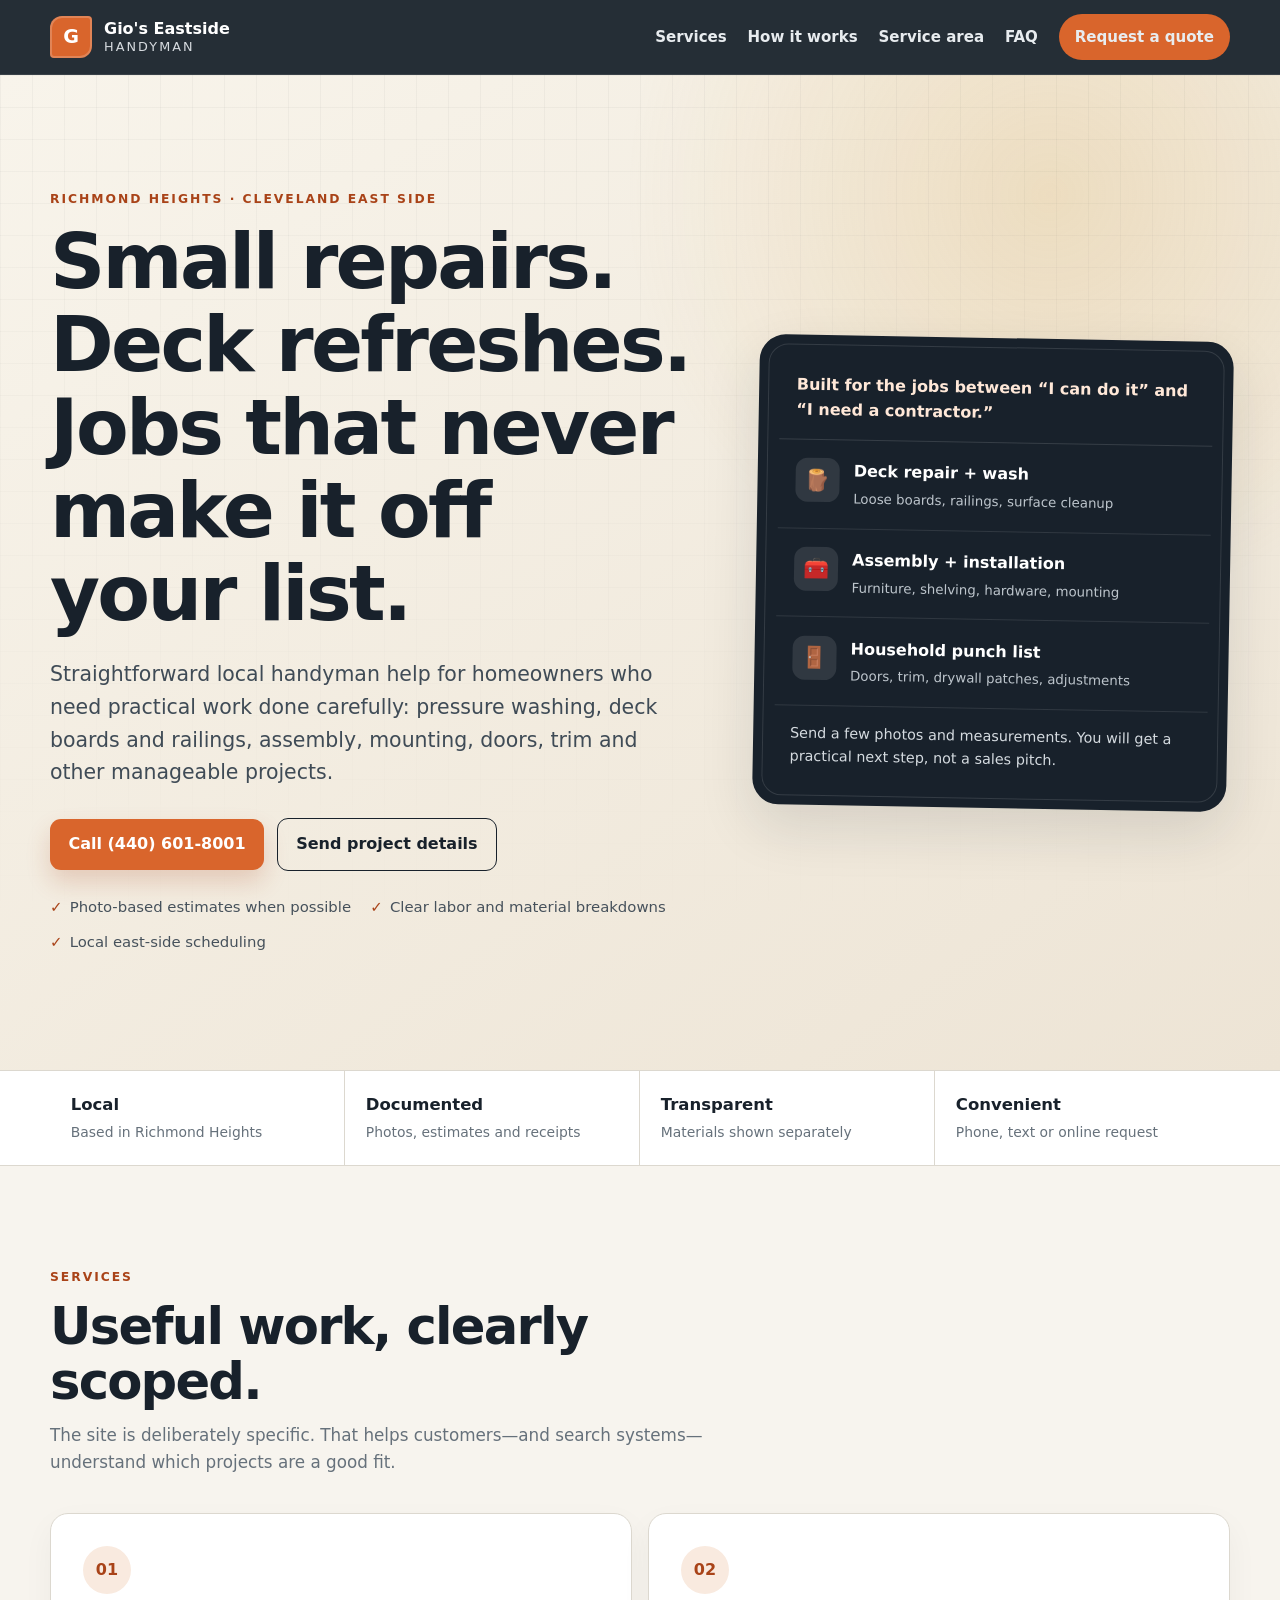
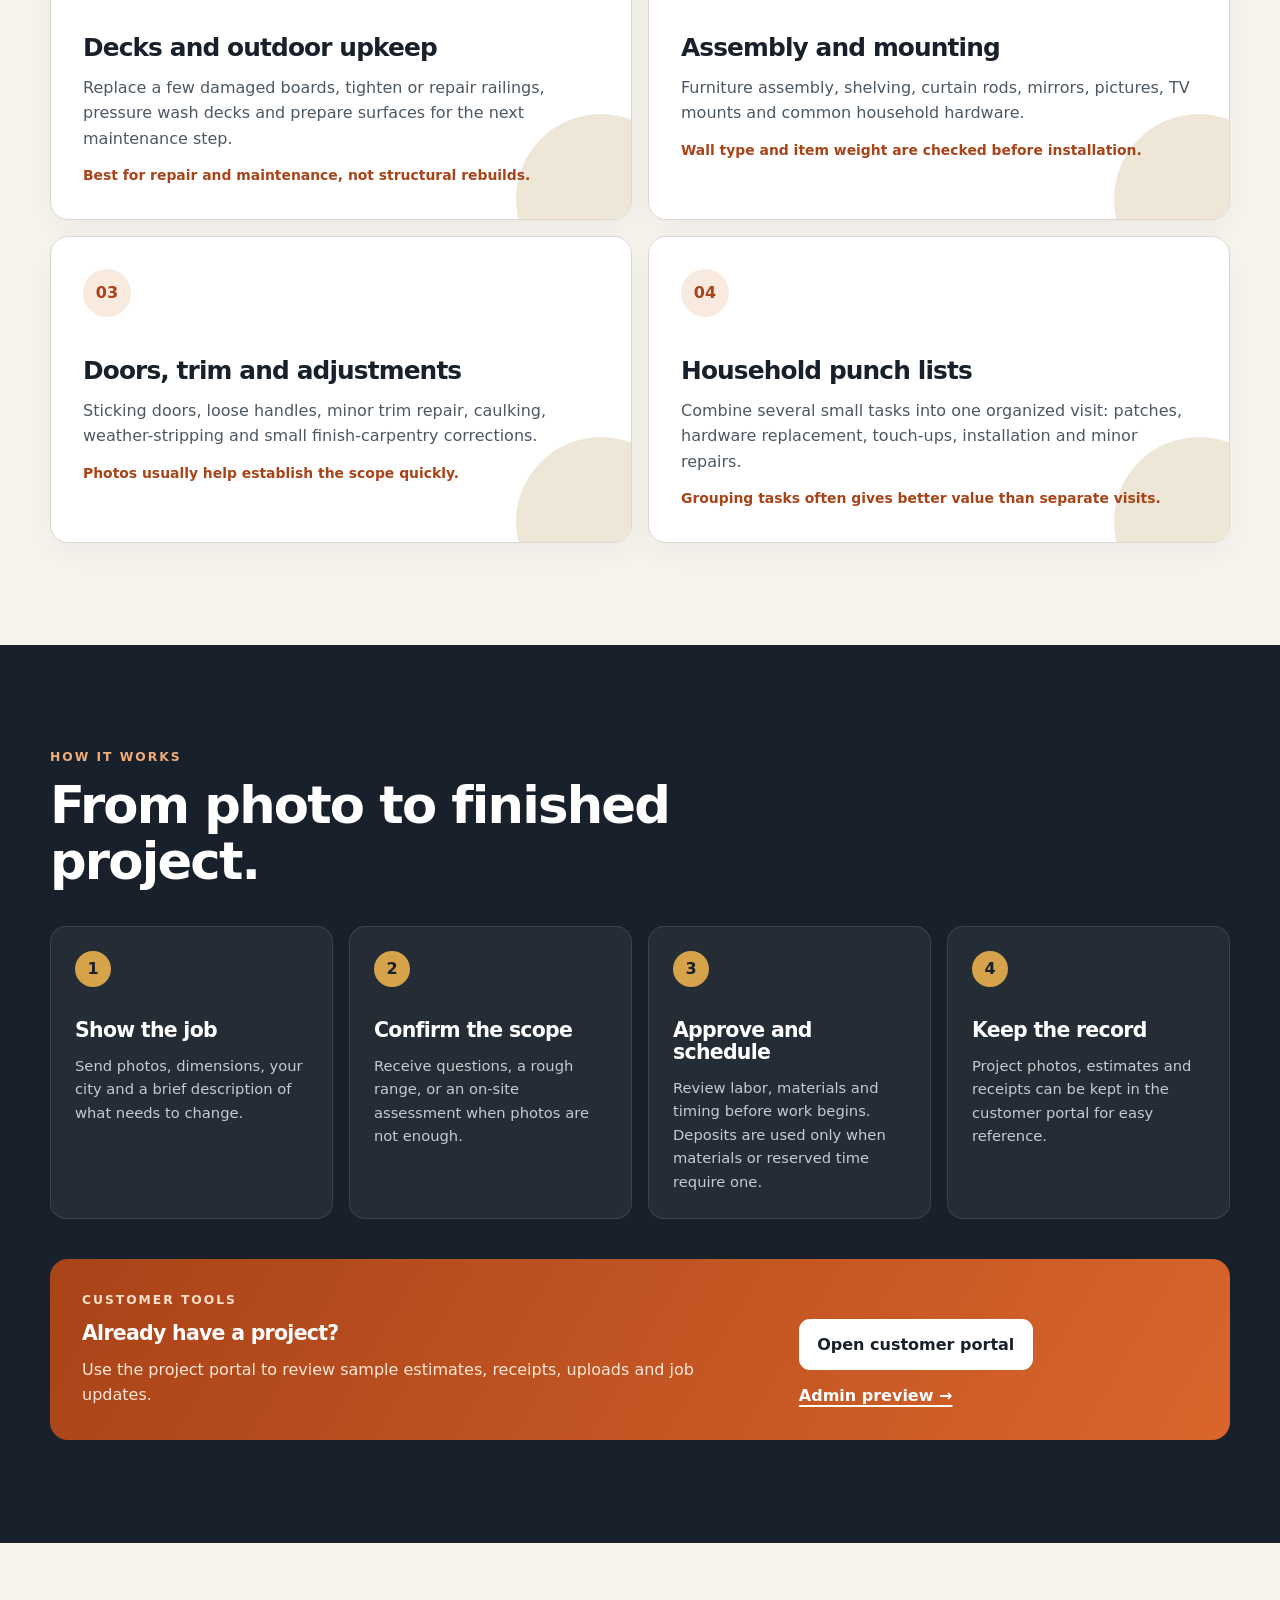
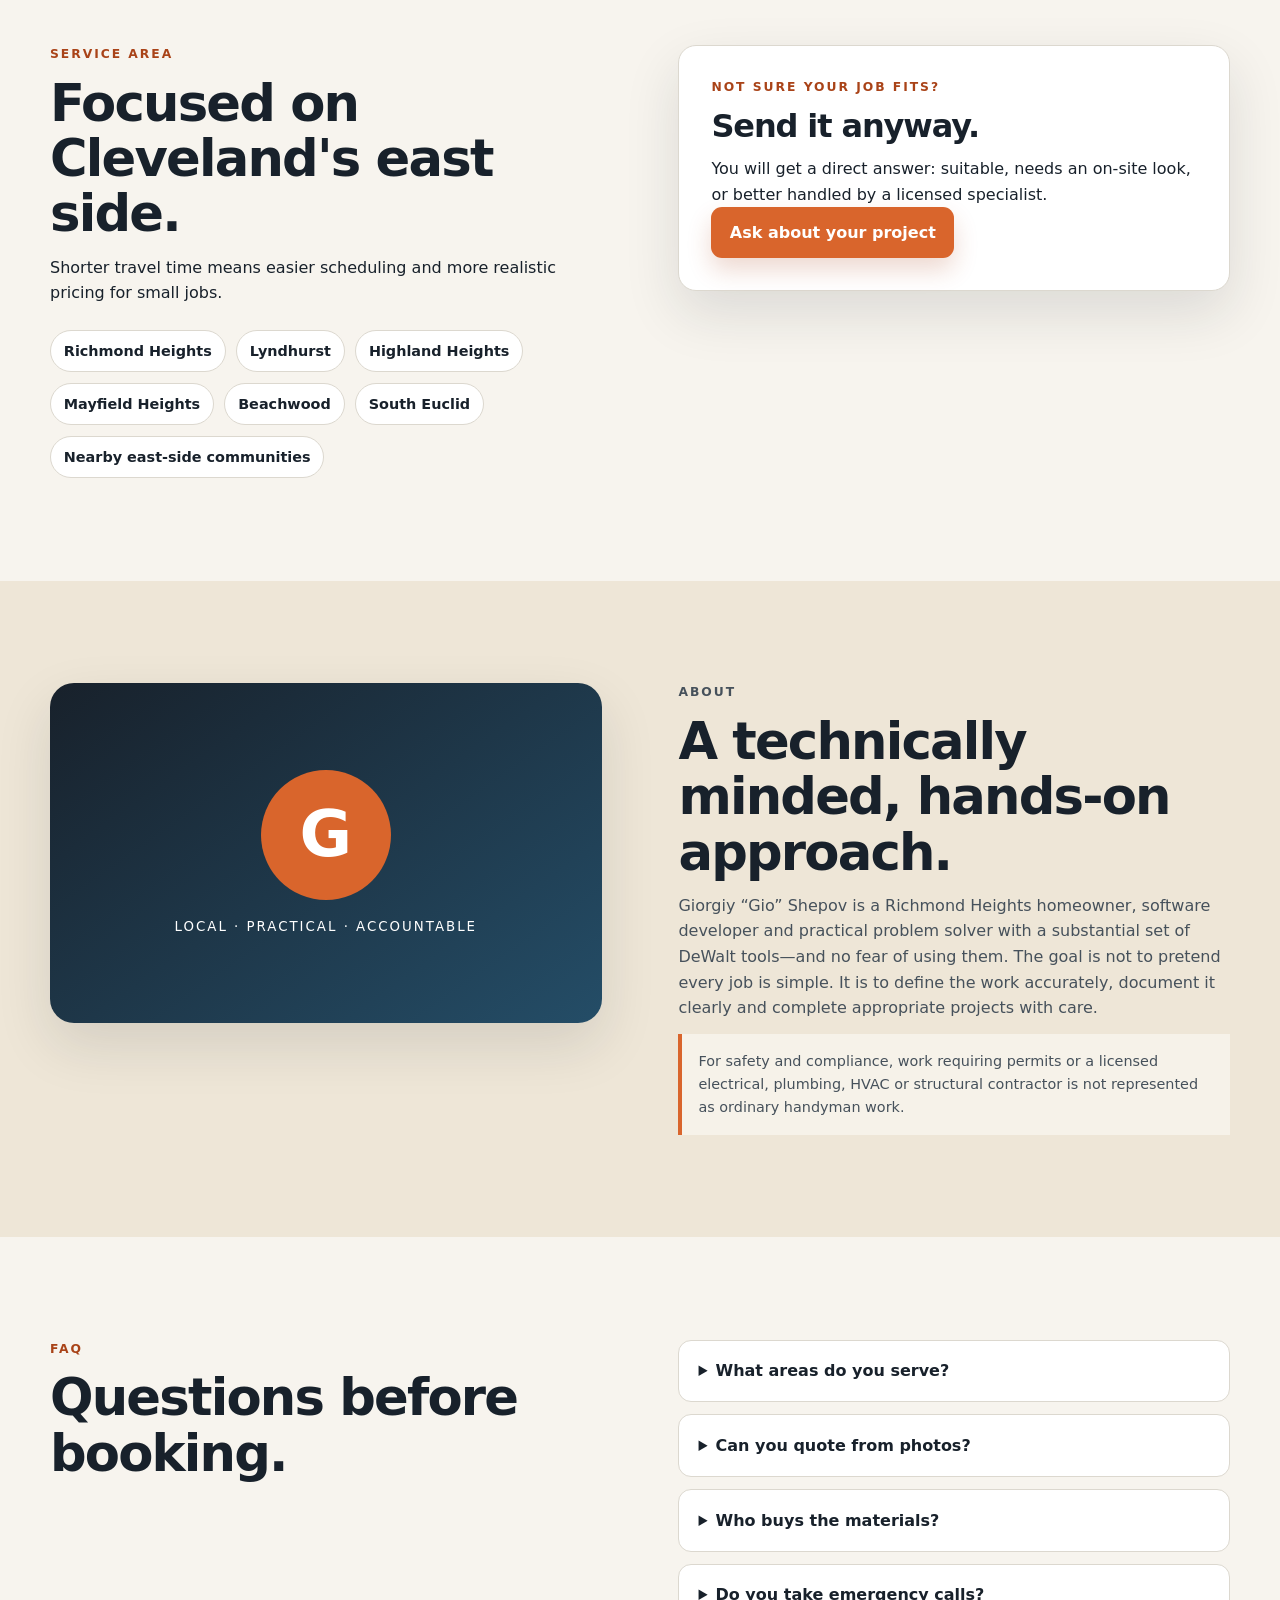
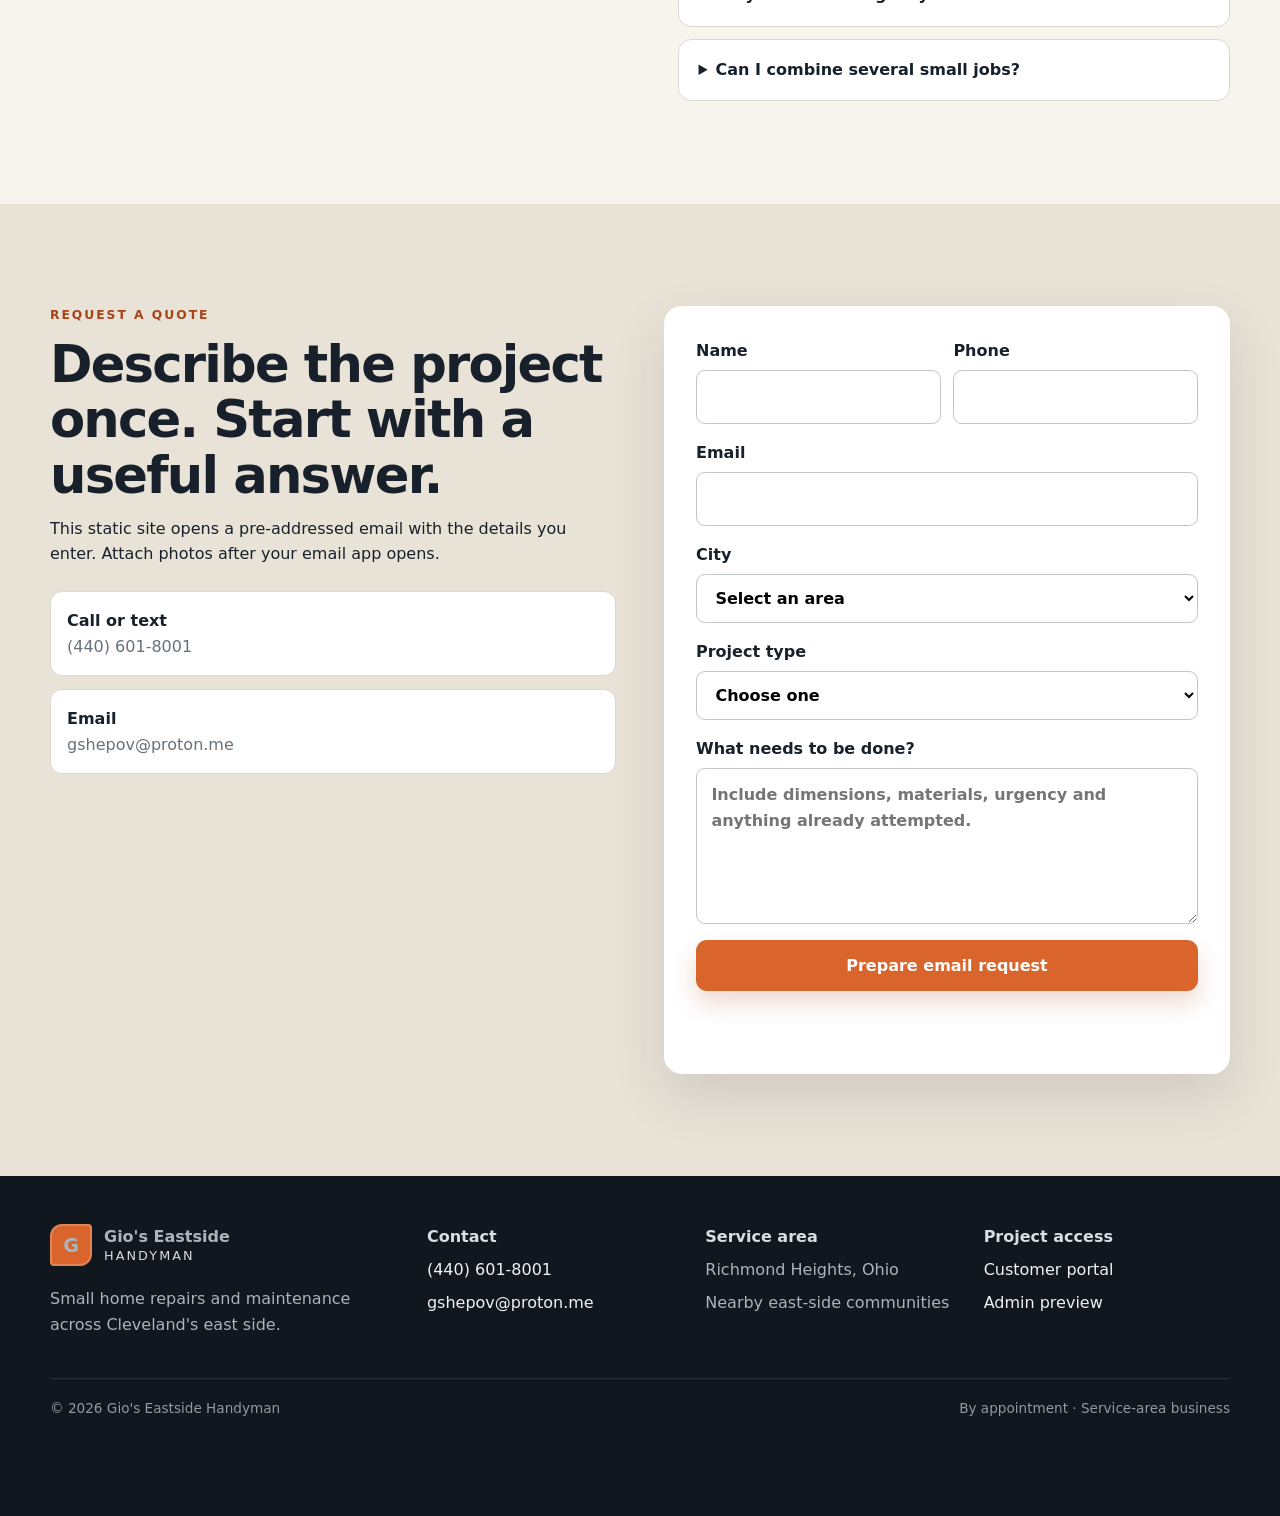
<file: index.html>
<!doctype html>
<html lang="en">
<head>
  <meta charset="utf-8" />
  <meta name="viewport" content="width=device-width, initial-scale=1" />
  <title>Handyman in Richmond Heights & Cleveland East Side | Gio's Eastside Handyman</title>
  <meta name="description" content="Local handyman help for deck repairs, pressure washing, furniture assembly, mounting, trim, doors and small home projects in Richmond Heights, Lyndhurst and Cleveland's east side." />
  <meta name="theme-color" content="#18212b" />
  <meta name="robots" content="index,follow,max-image-preview:large" />
  <link rel="canonical" href="https://george-shepov.github.io/Handyman/" />
  <!-- <link rel="manifest" href="./manifest.webmanifest" /> -->
  <link rel="stylesheet" href="./styles.css" />
  <meta property="og:type" content="website" />
  <meta property="og:title" content="Gio's Eastside Handyman" />
  <meta property="og:description" content="Practical help for decks, pressure washing, assembly, mounting and small repairs across Cleveland's east side." />
  <meta property="og:url" content="https://george-shepov.github.io/Handyman/" />
  <meta property="og:locale" content="en_US" />
  <meta name="twitter:card" content="summary" />
  <script type="application/ld+json">
  {
    "@context": "https://schema.org",
    "@graph": [
      {
        "@type": "HomeAndConstructionBusiness",
        "@id": "https://george-shepov.github.io/Handyman/#business",
        "name": "Gio's Eastside Handyman",
        "url": "https://george-shepov.github.io/Handyman/",
        "telephone": "+1-440-601-8001",
        "email": "gshepov@proton.me",
        "priceRange": "$$",
        "description": "Local handyman services for deck maintenance, pressure washing, furniture assembly, mounting, trim, doors and other small home projects.",
        "address": {
          "@type": "PostalAddress",
          "addressLocality": "Richmond Heights",
          "addressRegion": "OH",
          "postalCode": "44143",
          "addressCountry": "US"
        },
        "areaServed": [
          "Richmond Heights, Ohio",
          "Lyndhurst, Ohio",
          "Highland Heights, Ohio",
          "Mayfield Heights, Ohio",
          "Beachwood, Ohio",
          "South Euclid, Ohio",
          "Cleveland East Side, Ohio"
        ],
        "openingHoursSpecification": {
          "@type": "OpeningHoursSpecification",
          "dayOfWeek": ["Monday","Tuesday","Wednesday","Thursday","Friday","Saturday"],
          "opens": "08:00",
          "closes": "19:00"
        },
        "hasOfferCatalog": {
          "@type": "OfferCatalog",
          "name": "Handyman services",
          "itemListElement": [
            {"@type":"Offer","itemOffered":{"@type":"Service","name":"Deck board and railing repair"}},
            {"@type":"Offer","itemOffered":{"@type":"Service","name":"Deck and exterior pressure washing"}},
            {"@type":"Offer","itemOffered":{"@type":"Service","name":"Furniture assembly and wall mounting"}},
            {"@type":"Offer","itemOffered":{"@type":"Service","name":"Doors, trim and minor household repairs"}}
          ]
        }
      },
      {
        "@type": "FAQPage",
        "mainEntity": [
          {
            "@type": "Question",
            "name": "What areas do you serve?",
            "acceptedAnswer": {"@type":"Answer","text":"Richmond Heights, Lyndhurst, Highland Heights, Mayfield Heights, Beachwood, South Euclid and nearby Cleveland east-side communities."}
          },
          {
            "@type": "Question",
            "name": "Can I send photos before booking?",
            "acceptedAnswer": {"@type":"Answer","text":"Yes. Photos and a short description help determine whether the job can be quoted remotely or needs an on-site visit."}
          },
          {
            "@type": "Question",
            "name": "Do you handle large permitted projects?",
            "acceptedAnswer": {"@type":"Answer","text":"The focus is small repairs, maintenance and installation work. Projects requiring permits or a licensed trade are declined or referred to an appropriate professional."}
          }
        ]
      }
    ]
  }
  </script>
</head>
<body>
  <a class="skip-link" href="#main">Skip to content</a>

  <header class="site-header">
    <div class="container header-row">
      <a class="brand" href="#top" aria-label="Gio's Eastside Handyman home">
        <span class="brand-mark" aria-hidden="true">G</span>
        <span><strong>Gio's Eastside</strong><small>Handyman</small></span>
      </a>
      <button class="menu-toggle" type="button" aria-expanded="false" aria-controls="site-nav">Menu</button>
      <nav id="site-nav" class="site-nav" aria-label="Primary navigation">
        <a href="#services">Services</a>
        <a href="#process">How it works</a>
        <a href="#area">Service area</a>
        <a href="#faq">FAQ</a>
        <a class="nav-cta" href="#quote">Request a quote</a>
      </nav>
    </div>
  </header>

  <main id="main">
    <section id="top" class="hero public-hero">
      <div class="container hero-grid">
        <div class="hero-copy">
          <p class="eyebrow">Richmond Heights · Cleveland east side</p>
          <h1>Small repairs. Deck refreshes. Jobs that never make it off your list.</h1>
          <p class="hero-lede">Straightforward local handyman help for homeowners who need practical work done carefully: pressure washing, deck boards and railings, assembly, mounting, doors, trim and other manageable projects.</p>
          <div class="hero-actions">
            <a class="button primary" href="tel:+14406018001">Call (440) 601-8001</a>
            <a class="button secondary" href="#quote">Send project details</a>
          </div>
          <ul class="trust-list" aria-label="Service highlights">
            <li>Photo-based estimates when possible</li>
            <li>Clear labor and material breakdowns</li>
            <li>Local east-side scheduling</li>
          </ul>
        </div>

        <aside class="hero-board" aria-label="Typical project examples">
          <div class="tool-badge">Built for the jobs between “I can do it” and “I need a contractor.”</div>
          <article>
            <span aria-hidden="true">🪵</span>
            <div><strong>Deck repair + wash</strong><small>Loose boards, railings, surface cleanup</small></div>
          </article>
          <article>
            <span aria-hidden="true">🧰</span>
            <div><strong>Assembly + installation</strong><small>Furniture, shelving, hardware, mounting</small></div>
          </article>
          <article>
            <span aria-hidden="true">🚪</span>
            <div><strong>Household punch list</strong><small>Doors, trim, drywall patches, adjustments</small></div>
          </article>
          <p class="board-note">Send a few photos and measurements. You will get a practical next step, not a sales pitch.</p>
        </aside>
      </div>
    </section>

    <section class="proof-strip" aria-label="Why choose a local handyman">
      <div class="container proof-grid">
        <div><strong>Local</strong><span>Based in Richmond Heights</span></div>
        <div><strong>Documented</strong><span>Photos, estimates and receipts</span></div>
        <div><strong>Transparent</strong><span>Materials shown separately</span></div>
        <div><strong>Convenient</strong><span>Phone, text or online request</span></div>
      </div>
    </section>

    <section id="services" class="section">
      <div class="container">
        <div class="section-heading">
          <p class="eyebrow">Services</p>
          <h2>Useful work, clearly scoped.</h2>
          <p>The site is deliberately specific. That helps customers—and search systems—understand which projects are a good fit.</p>
        </div>
        <div class="service-grid">
          <article class="service-card"><span class="service-icon" aria-hidden="true">01</span><h3>Decks and outdoor upkeep</h3><p>Replace a few damaged boards, tighten or repair railings, pressure wash decks and prepare surfaces for the next maintenance step.</p><p class="service-note">Best for repair and maintenance, not structural rebuilds.</p></article>
          <article class="service-card"><span class="service-icon" aria-hidden="true">02</span><h3>Assembly and mounting</h3><p>Furniture assembly, shelving, curtain rods, mirrors, pictures, TV mounts and common household hardware.</p><p class="service-note">Wall type and item weight are checked before installation.</p></article>
          <article class="service-card"><span class="service-icon" aria-hidden="true">03</span><h3>Doors, trim and adjustments</h3><p>Sticking doors, loose handles, minor trim repair, caulking, weather-stripping and small finish-carpentry corrections.</p><p class="service-note">Photos usually help establish the scope quickly.</p></article>
          <article class="service-card"><span class="service-icon" aria-hidden="true">04</span><h3>Household punch lists</h3><p>Combine several small tasks into one organized visit: patches, hardware replacement, touch-ups, installation and minor repairs.</p><p class="service-note">Grouping tasks often gives better value than separate visits.</p></article>
        </div>
      </div>
    </section>

    <section id="process" class="section section-dark">
      <div class="container">
        <div class="section-heading light">
          <p class="eyebrow">How it works</p>
          <h2>From photo to finished project.</h2>
        </div>
        <ol class="process-grid">
          <li><span>1</span><h3>Show the job</h3><p>Send photos, dimensions, your city and a brief description of what needs to change.</p></li>
          <li><span>2</span><h3>Confirm the scope</h3><p>Receive questions, a rough range, or an on-site assessment when photos are not enough.</p></li>
          <li><span>3</span><h3>Approve and schedule</h3><p>Review labor, materials and timing before work begins. Deposits are used only when materials or reserved time require one.</p></li>
          <li><span>4</span><h3>Keep the record</h3><p>Project photos, estimates and receipts can be kept in the customer portal for easy reference.</p></li>
        </ol>
        <div class="portal-callout">
          <div><p class="eyebrow">Customer tools</p><h3>Already have a project?</h3><p>Use the project portal to review sample estimates, receipts, uploads and job updates.</p></div>
          <div class="hero-actions"><a class="button light-button" href="./owner.html">Open customer portal</a><a class="text-link" href="./admin.html">Admin preview →</a></div>
        </div>
      </div>
    </section>

    <section id="area" class="section">
      <div class="container area-grid">
        <div>
          <p class="eyebrow">Service area</p>
          <h2>Focused on Cleveland's east side.</h2>
          <p>Shorter travel time means easier scheduling and more realistic pricing for small jobs.</p>
          <div class="city-list" aria-label="Cities served"><span>Richmond Heights</span><span>Lyndhurst</span><span>Highland Heights</span><span>Mayfield Heights</span><span>Beachwood</span><span>South Euclid</span><span>Nearby east-side communities</span></div>
        </div>
        <aside class="area-card">
          <p class="eyebrow">Not sure your job fits?</p>
          <h3>Send it anyway.</h3>
          <p>You will get a direct answer: suitable, needs an on-site look, or better handled by a licensed specialist.</p>
          <a class="button primary" href="#quote">Ask about your project</a>
        </aside>
      </div>
    </section>

    <section class="section section-soft" aria-labelledby="about-title">
      <div class="container about-grid">
        <div class="portrait-placeholder" aria-hidden="true"><span>G</span><small>Local · Practical · Accountable</small></div>
        <div><p class="eyebrow">About</p><h2 id="about-title">A technically minded, hands-on approach.</h2><p>Giorgiy “Gio” Shepov is a Richmond Heights homeowner, software developer and practical problem solver with a substantial set of DeWalt tools—and no fear of using them. The goal is not to pretend every job is simple. It is to define the work accurately, document it clearly and complete appropriate projects with care.</p><p class="fine-print">For safety and compliance, work requiring permits or a licensed electrical, plumbing, HVAC or structural contractor is not represented as ordinary handyman work.</p></div>
      </div>
    </section>

    <section id="faq" class="section">
      <div class="container faq-layout">
        <div class="section-heading"><p class="eyebrow">FAQ</p><h2>Questions before booking.</h2></div>
        <div class="faq-list">
          <details><summary>What areas do you serve?</summary><p>Richmond Heights, Lyndhurst, Highland Heights, Mayfield Heights, Beachwood, South Euclid and nearby east-side communities.</p></details>
          <details><summary>Can you quote from photos?</summary><p>Often, yes. Clear photos, measurements and a description may be enough for a preliminary range. Hidden damage or uncertain conditions may require an on-site visit.</p></details>
          <details><summary>Who buys the materials?</summary><p>Either arrangement can work. The estimate should state whether the owner supplies materials or whether they will be purchased and billed with receipts.</p></details>
          <details><summary>Do you take emergency calls?</summary><p>This is primarily scheduled handyman work, not a 24-hour emergency or licensed-trade service.</p></details>
          <details><summary>Can I combine several small jobs?</summary><p>Yes. A written punch list and photos are the most efficient way to plan a multi-task visit.</p></details>
        </div>
      </div>
    </section>

    <section id="quote" class="section quote-section">
      <div class="container quote-grid">
        <div><p class="eyebrow">Request a quote</p><h2>Describe the project once. Start with a useful answer.</h2><p>This static site opens a pre-addressed email with the details you enter. Attach photos after your email app opens.</p><div class="contact-stack"><a href="tel:+14406018001"><strong>Call or text</strong><span>(440) 601-8001</span></a><a href="mailto:gshepov@proton.me"><strong>Email</strong><span>gshepov@proton.me</span></a></div></div>
        <form id="quote-form" class="quote-form">
          <div class="field-row"><label>Name<input name="name" autocomplete="name" required /></label><label>Phone<input name="phone" type="tel" autocomplete="tel" required /></label></div>
          <label>Email<input name="email" type="email" autocomplete="email" /></label>
          <label>City<select name="city" required><option value="">Select an area</option><option>Richmond Heights</option><option>Lyndhurst</option><option>Highland Heights</option><option>Mayfield Heights</option><option>Beachwood</option><option>South Euclid</option><option>Other nearby area</option></select></label>
          <label>Project type<select name="project" required><option value="">Choose one</option><option>Deck or outdoor repair</option><option>Pressure washing</option><option>Assembly or mounting</option><option>Door, trim or household repair</option><option>Multi-item punch list</option><option>Other</option></select></label>
          <label>What needs to be done?<textarea name="details" rows="5" placeholder="Include dimensions, materials, urgency and anything already attempted." required></textarea></label>
          <button class="button primary" type="submit">Prepare email request</button>
          <p id="form-status" class="form-status" role="status"></p>
        </form>
      </div>
    </section>
  </main>

  <footer class="site-footer">
    <div class="container footer-grid">
      <div><a class="brand footer-brand" href="#top"><span class="brand-mark">G</span><span><strong>Gio's Eastside</strong><small>Handyman</small></span></a><p>Small home repairs and maintenance across Cleveland's east side.</p></div>
      <div><strong>Contact</strong><a href="tel:+14406018001">(440) 601-8001</a><a href="mailto:gshepov@proton.me">gshepov@proton.me</a></div>
      <div><strong>Service area</strong><span>Richmond Heights, Ohio</span><span>Nearby east-side communities</span></div>
      <div><strong>Project access</strong><a href="./owner.html">Customer portal</a><a href="./admin.html">Admin preview</a></div>
    </div>
    <div class="container footer-bottom"><span>© <span id="year"></span> Gio's Eastside Handyman</span><span>By appointment · Service-area business</span></div>
  </footer>

  <div class="mobile-actions" aria-label="Quick contact"><a href="tel:+14406018001">Call</a><a href="sms:+14406018001">Text</a><a href="#quote">Quote</a></div>
  <script src="./app.js" defer></script>
</body>
</html>
</file>
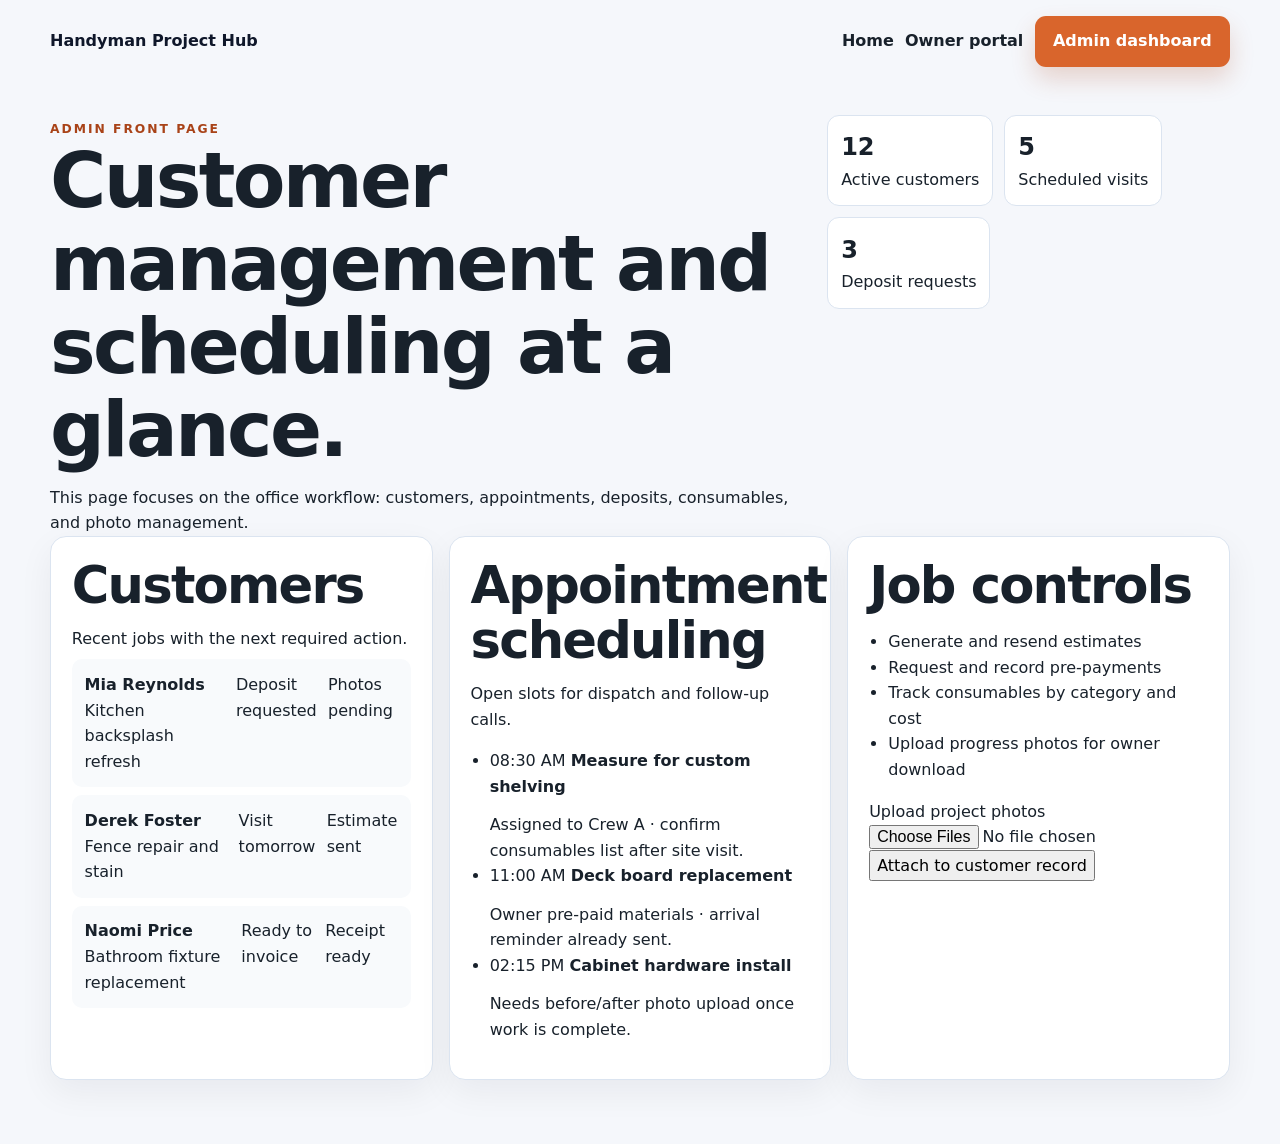
<file: admin.html>
<!DOCTYPE html>
<html lang="en">
  <head>
    <meta charset="UTF-8" />
    <meta name="viewport" content="width=device-width, initial-scale=1.0" />
    <title>Handyman Admin Dashboard</title>
    <link rel="stylesheet" href="./styles.css" />
  </head>
  <body>
    <div class="shell">
      <header class="topbar">
        <a class="brand" href="./index.html">Handyman Project Hub</a>
        <nav class="nav" aria-label="Primary">
          <a href="./index.html">Home</a>
          <a href="./owner.html">Owner portal</a>
          <a class="button primary" href="./admin.html">Admin dashboard</a>
        </nav>
      </header>

      <main class="dashboard">
        <div class="dashboard-head">
          <div>
            <span class="eyebrow">Admin front page</span>
            <h1>Customer management and scheduling at a glance.</h1>
            <p>
              This page focuses on the office workflow: customers, appointments,
              deposits, consumables, and photo management.
            </p>
          </div>
          <div class="stat-list">
            <div class="stat"><strong>12</strong> Active customers</div>
            <div class="stat"><strong>5</strong> Scheduled visits</div>
            <div class="stat"><strong>3</strong> Deposit requests</div>
          </div>
        </div>

        <section class="panel-grid">
          <article class="table-card">
            <h2>Customers</h2>
            <p>Recent jobs with the next required action.</p>
            <div class="customer-table" role="table" aria-label="Customer list">
              <div class="customer-row" role="row">
                <div><strong>Mia Reynolds</strong> Kitchen backsplash refresh</div>
                <div>Deposit requested</div>
                <div>Photos pending</div>
              </div>
              <div class="customer-row" role="row">
                <div><strong>Derek Foster</strong> Fence repair and stain</div>
                <div>Visit tomorrow</div>
                <div>Estimate sent</div>
              </div>
              <div class="customer-row" role="row">
                <div><strong>Naomi Price</strong> Bathroom fixture replacement</div>
                <div>Ready to invoice</div>
                <div>Receipt ready</div>
              </div>
            </div>
          </article>

          <article class="timeline-card">
            <h2>Appointment scheduling</h2>
            <p>Open slots for dispatch and follow-up calls.</p>
            <ul class="timeline">
              <li class="timeline-item">
                <time>08:30 AM</time>
                <strong>Measure for custom shelving</strong>
                <p>Assigned to Crew A · confirm consumables list after site visit.</p>
              </li>
              <li class="timeline-item">
                <time>11:00 AM</time>
                <strong>Deck board replacement</strong>
                <p>Owner pre-paid materials · arrival reminder already sent.</p>
              </li>
              <li class="timeline-item">
                <time>02:15 PM</time>
                <strong>Cabinet hardware install</strong>
                <p>Needs before/after photo upload once work is complete.</p>
              </li>
            </ul>
          </article>

          <article class="summary-card">
            <h2>Job controls</h2>
            <ul class="detail-list">
              <li>Generate and resend estimates</li>
              <li>Request and record pre-payments</li>
              <li>Track consumables by category and cost</li>
              <li>Upload progress photos for owner download</li>
            </ul>
            <form class="inline-form" action="./admin.html#admin-photo-upload">
              <label for="admin-photo-upload">Upload project photos</label>
              <input id="admin-photo-upload" name="adminPhotos" type="file" accept="image/*" multiple />
              <button type="submit">Attach to customer record</button>
            </form>
          </article>
        </section>
      </main>
    </div>
  </body>
</html>
</file>
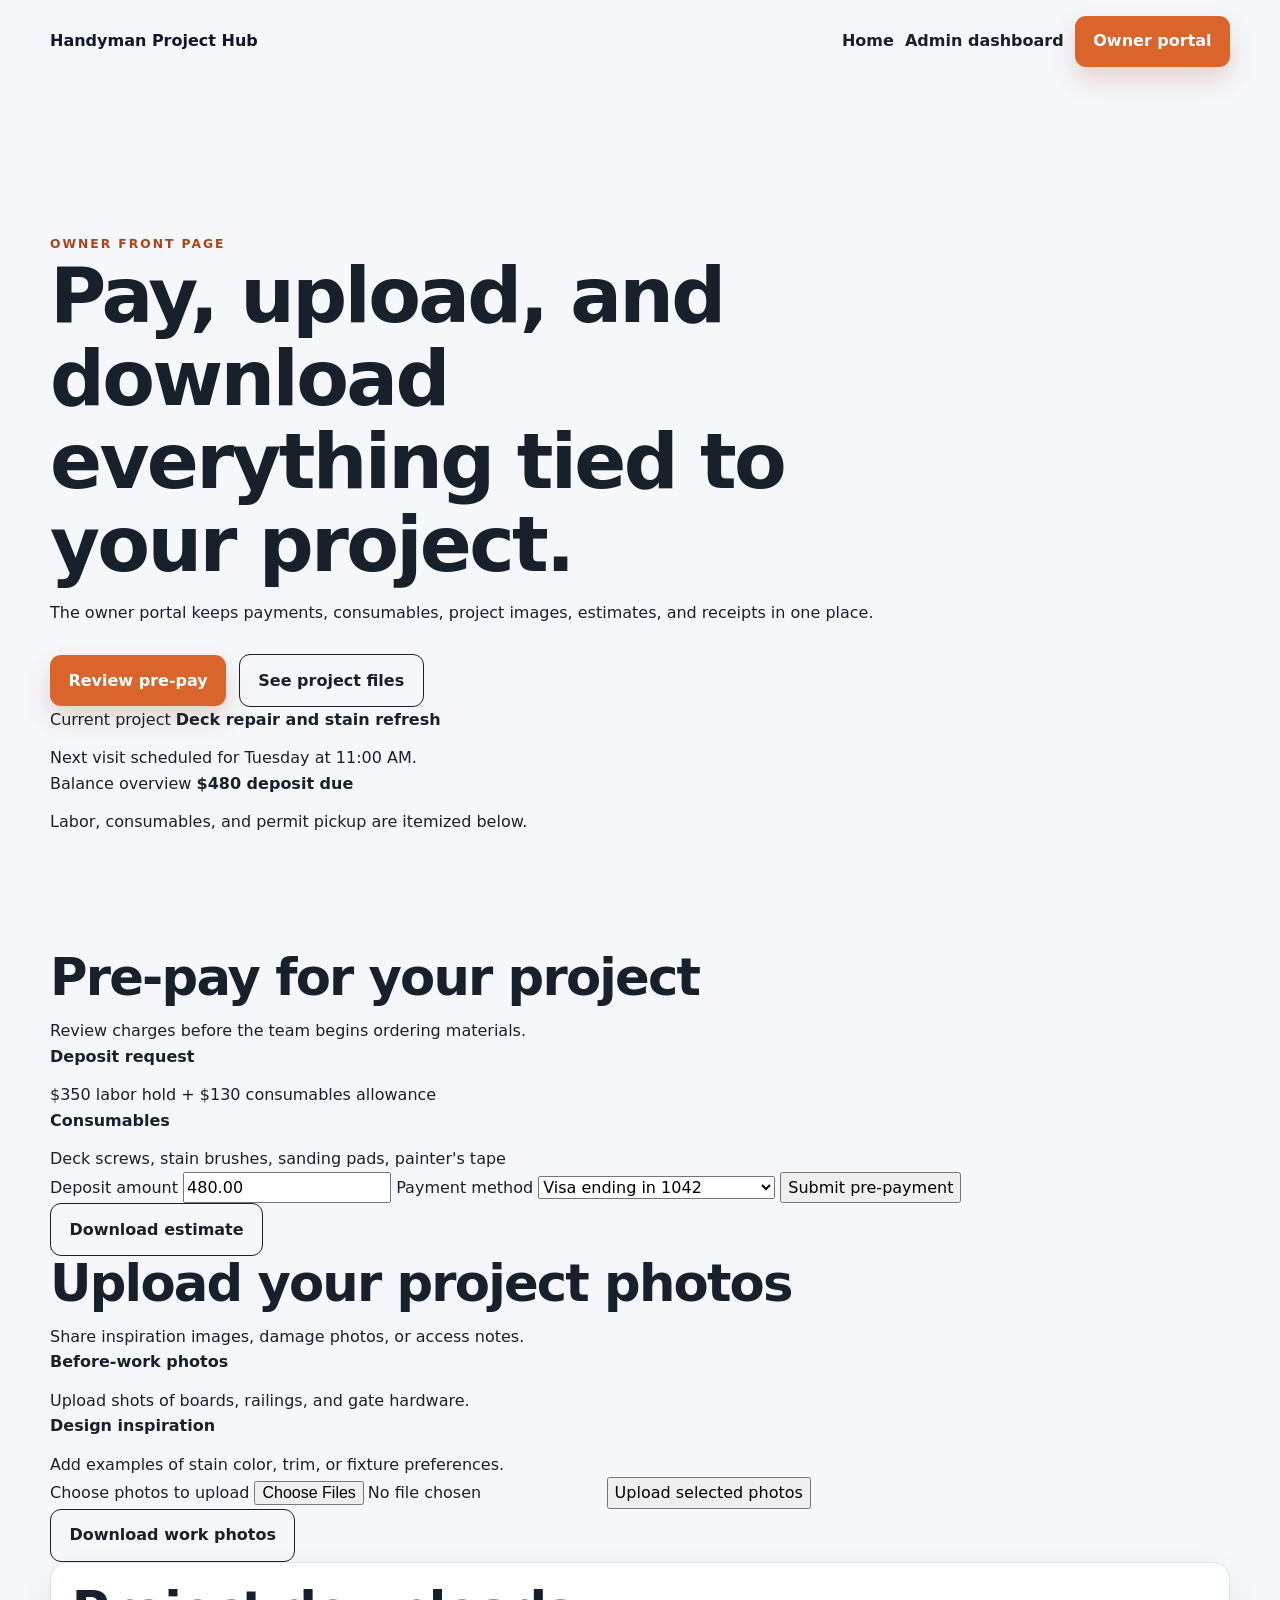
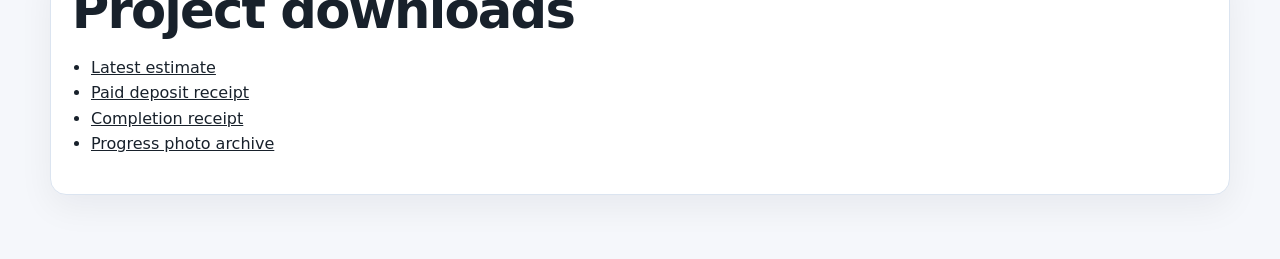
<file: owner.html>
<!DOCTYPE html>
<html lang="en">
  <head>
    <meta charset="UTF-8" />
    <meta name="viewport" content="width=device-width, initial-scale=1.0" />
    <title>Handyman Owner Portal</title>
    <link rel="stylesheet" href="./styles.css" />
  </head>
  <body>
    <div class="shell">
      <header class="topbar">
        <a class="brand" href="./index.html">Handyman Project Hub</a>
        <nav class="nav" aria-label="Primary">
          <a href="./index.html">Home</a>
          <a href="./admin.html">Admin dashboard</a>
          <a class="button primary" href="./owner.html">Owner portal</a>
        </nav>
      </header>

      <main>
        <section class="hero">
          <div class="stack">
            <div>
              <span class="eyebrow">Owner front page</span>
              <h1>Pay, upload, and download everything tied to your project.</h1>
            </div>
            <p>
              The owner portal keeps payments, consumables, project images, estimates,
              and receipts in one place.
            </p>
            <div class="hero-actions">
              <a class="button primary" href="#payments">Review pre-pay</a>
              <a class="button secondary" href="#files">See project files</a>
            </div>
          </div>

          <aside class="dashboard-visual" aria-label="Owner summary">
            <div class="mini-card">
              <span class="status">Current project</span>
              <strong>Deck repair and stain refresh</strong>
              <p>Next visit scheduled for Tuesday at 11:00 AM.</p>
            </div>
            <div class="mini-card">
              <span class="status">Balance overview</span>
              <strong>$480 deposit due</strong>
              <p>Labor, consumables, and permit pickup are itemized below.</p>
            </div>
          </aside>
        </section>

        <section class="portal-grid" id="payments">
          <article class="receipt-card">
            <h2>Pre-pay for your project</h2>
            <p>Review charges before the team begins ordering materials.</p>
            <div class="receipt-row">
              <strong>Deposit request</strong>
              <p>$350 labor hold + $130 consumables allowance</p>
            </div>
            <div class="receipt-row">
              <strong>Consumables</strong>
              <p>Deck screws, stain brushes, sanding pads, painter's tape</p>
            </div>
            <form class="inline-form" action="./downloads/deposit-receipt.txt">
              <label for="deposit-amount">Deposit amount</label>
              <input id="deposit-amount" name="depositAmount" type="number" value="480.00" step="0.01" readonly />
              <label for="payment-method">Payment method</label>
              <select id="payment-method" name="paymentMethod">
                <option>Visa ending in 1042</option>
                <option>Mastercard ending in 4471</option>
                <option>Bank transfer</option>
              </select>
              <button type="submit">Submit pre-payment</button>
            </form>
            <div class="upload-actions">
              <a class="button secondary" href="./downloads/estimate-summary.txt" download
                >Download estimate</a
              >
            </div>
          </article>

          <article class="upload-card" id="files">
            <h2>Upload your project photos</h2>
            <p>Share inspiration images, damage photos, or access notes.</p>
            <div class="upload-row">
              <strong>Before-work photos</strong>
              <p>Upload shots of boards, railings, and gate hardware.</p>
            </div>
            <div class="upload-row">
              <strong>Design inspiration</strong>
              <p>Add examples of stain color, trim, or fixture preferences.</p>
            </div>
            <form class="inline-form" action="./owner.html#files">
              <label for="owner-photo-upload">Choose photos to upload</label>
              <input id="owner-photo-upload" name="ownerPhotos" type="file" accept="image/*" multiple />
              <button type="submit">Upload selected photos</button>
            </form>
            <div class="upload-actions">
              <a class="button secondary" href="./downloads/work-photo-list.txt" download
                >Download work photos</a
              >
            </div>
          </article>

          <article class="summary-card">
            <h2>Project downloads</h2>
            <ul class="detail-list">
              <li><a href="./downloads/estimate-summary.txt" download>Latest estimate</a></li>
              <li><a href="./downloads/deposit-receipt.txt" download>Paid deposit receipt</a></li>
              <li><a href="./downloads/final-receipt.txt" download>Completion receipt</a></li>
              <li><a href="./downloads/work-photo-list.txt" download>Progress photo archive</a></li>
            </ul>
          </article>
        </section>
      </main>
    </div>
  </body>
</html>
</file>
<file: styles.css>
@import url("./foundation.css");
@import url("./public.css");
@import url("./services.css");
@import url("./faq.css");
@import url("./form.css");
@import url("./footer.css");
@import url("./portal.css");
@import url("./responsive.css");
</file>
